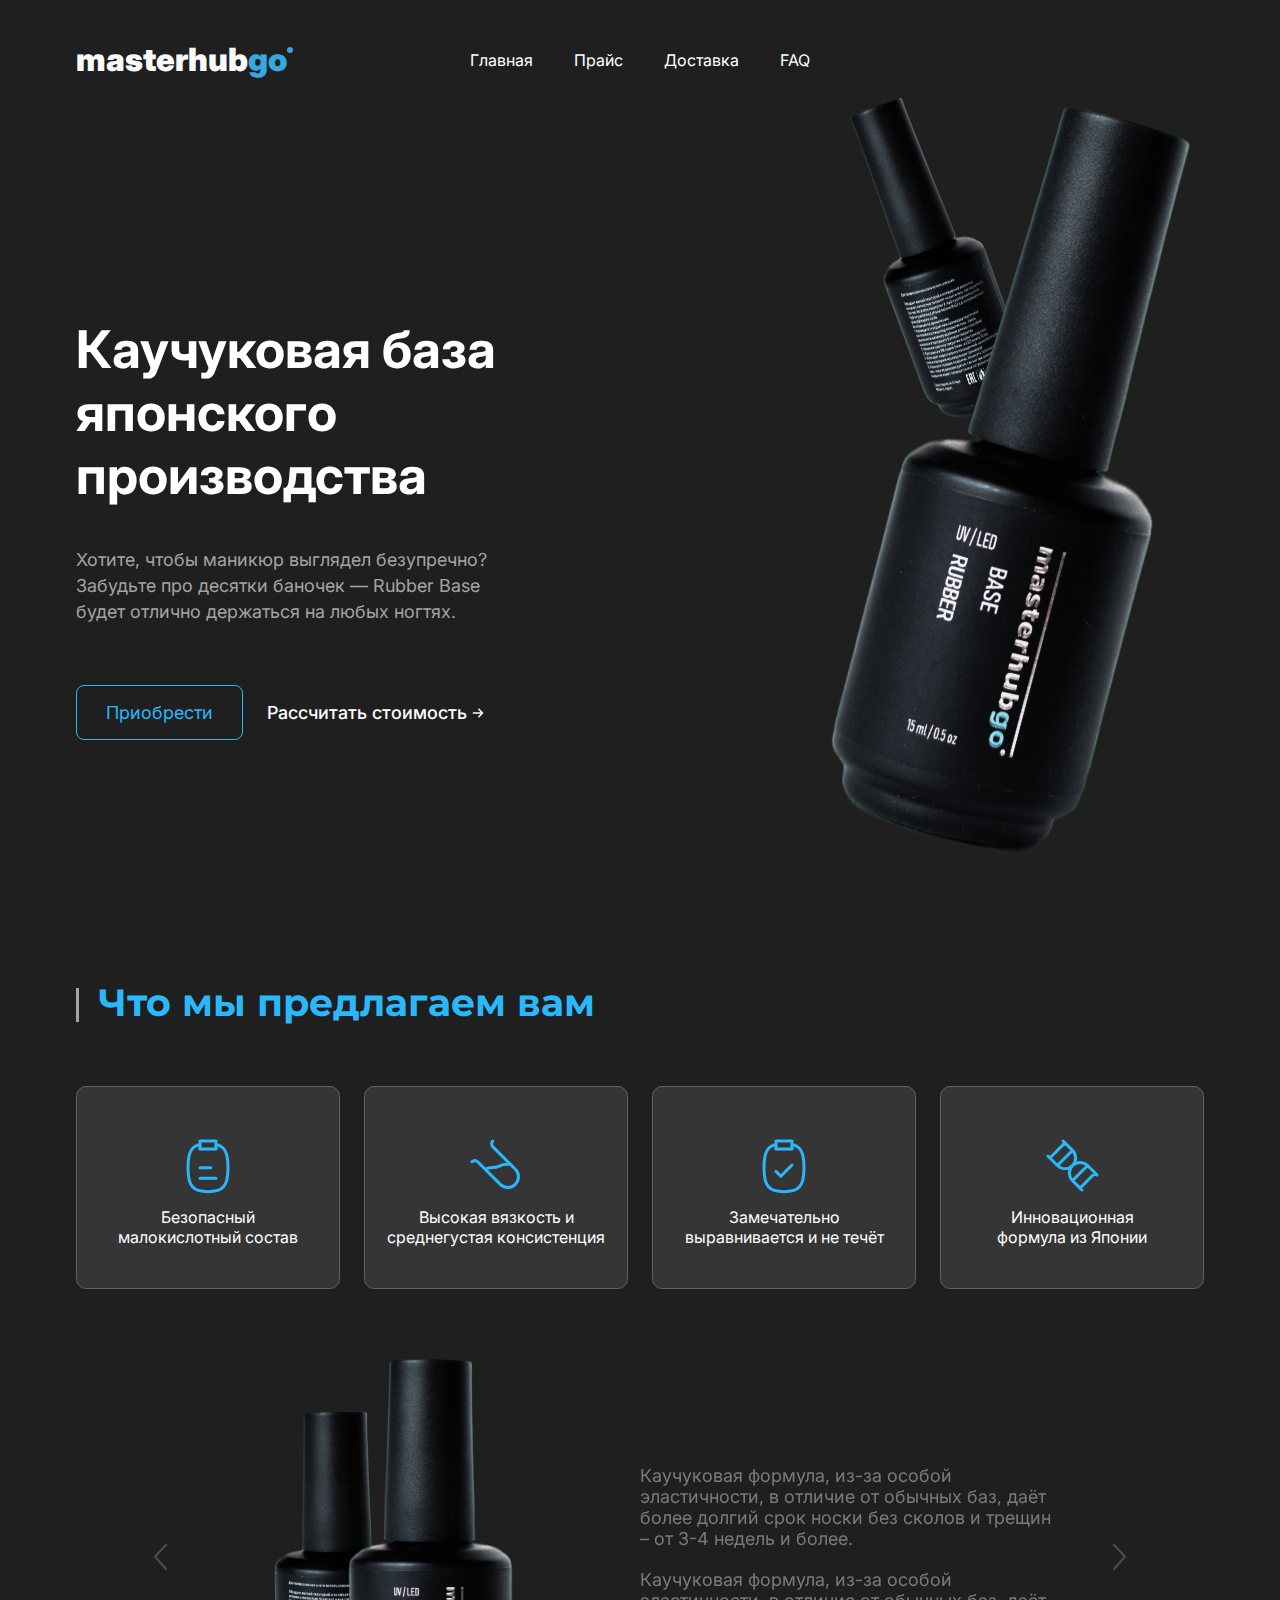
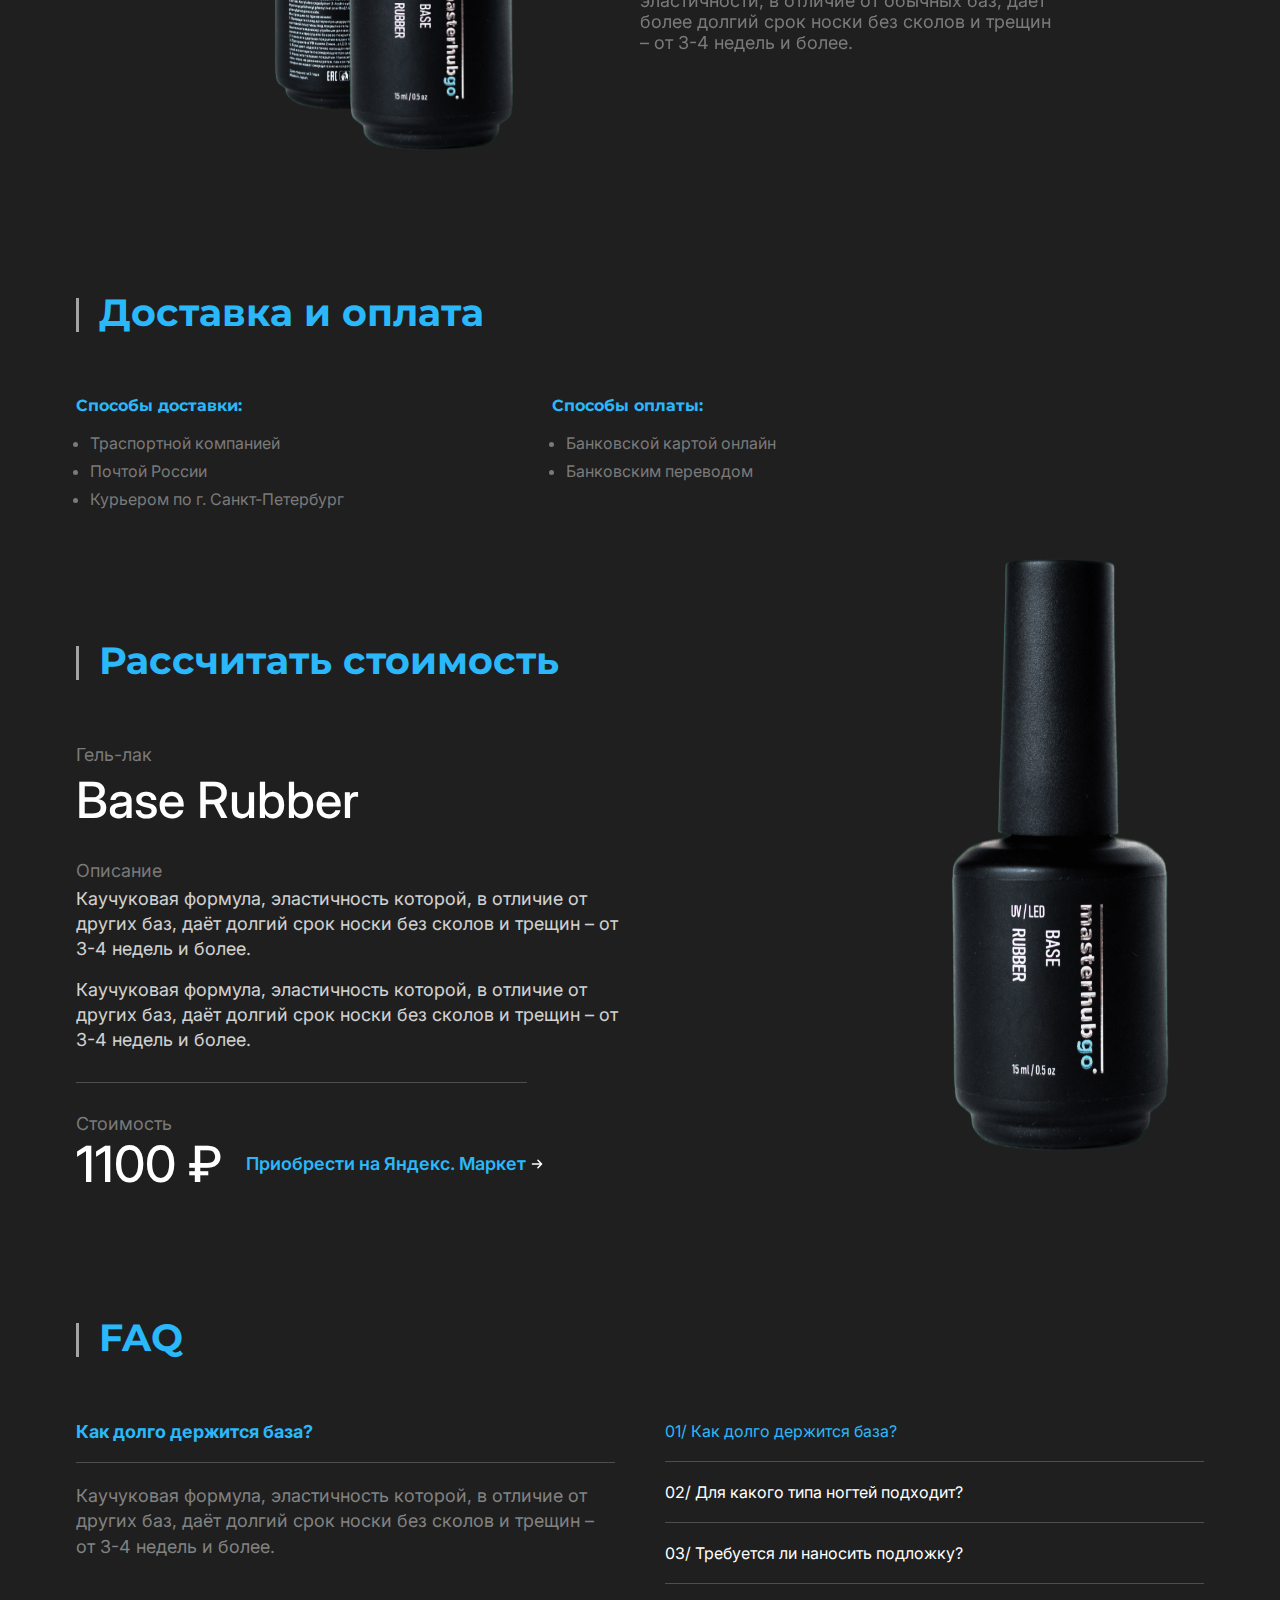
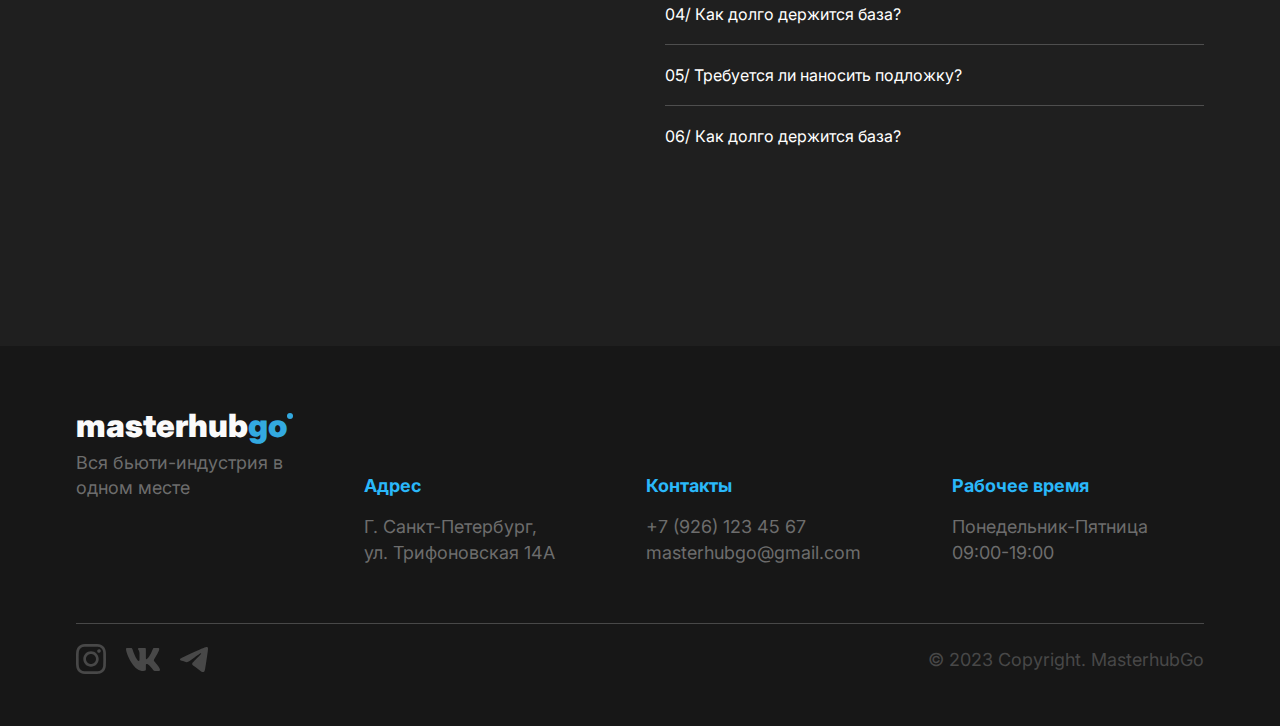
<file: index.html>
<!DOCTYPE html>
<html lang="ru">
  <head>
    <meta charset="UTF-8" />
    <meta name="viewport" content="width=device-width, initial-scale=1.0" />
    <title>Document</title>
    <link rel="stylesheet" href="css/reset.css" />
    <link rel="stylesheet" href="css/hub.css" />
  </head>

  <body>
    <div class="mask">
      <div class="loader"></div>
    </div>
    <section class="layout">
      <div id="preload-01"></div>
      <div id="preload-02"></div>
      <header>
        <a class="logo" href="#">masterhub<span>go</span></a>
        <div class="menu">
          <span></span>
        </div>
        <nav class="top-navigation">
          <ul>
            <li><a href="#main">Главная</a></li>
            <li><a href="#price">Прайс</a></li>
            <li><a href="#delivery">Доставка</a></li>
            <li><a href="#faq">FAQ</a></li>
          </ul>
        </nav>
      </header>
      <div class="main">
        <div>
          <h1>
            Каучуковая база<br />
            <span>японского</span> производства
          </h1>
          <p>
            Хотите, чтобы маникюр выглядел безупречно?<br />
            Забудьте про десятки баночек — Rubber Base <br />будет отлично
            держаться на любых ногтях.
          </p>
          <div class="button-group">
            <button>Приобрести</button>
            <div>
              <a href=""
                ><span>Рассчитать стоимость</span>
                <svg
                  xmlns="http://www.w3.org/2000/svg"
                  width="22"
                  height="22"
                  viewBox="0 0 22 22"
                  fill="none"
                >
                  <path
                    d="M15.5827 11.0002L6.41602 11.0002M15.5827 11.0002L11.916 14.6668M15.5827 11.0002L11.916 7.3335"
                    stroke="currentColor"
                    stroke-width="1.5"
                    stroke-linecap="round"
                    stroke-linejoin="round"
                  /></svg
              ></a>
            </div>
          </div>
        </div>
        <picture class="img">
          <img src="./img/fl2.png" alt="" />
          <img src="./img/fl1.png" alt="" />
        </picture>
      </div>
      <div class="we-offer">
        <h2 class="share-title">Что мы предлагаем вам</h2>
        <section>
          <div class="effect">
            <img src="./img/curved/pinpaper-filled.svg" alt="" />
            <p>
              Безопасный <br />
              малокислотный состав
            </p>
          </div>
          <div class="effect">
            <img src="./img/curved/test-tube.svg" alt="" />
            <p>Высокая вязкость и <br />среднегустая консистенция</p>
          </div>
          <div class="effect">
            <img src="./img/curved/pinpaper-check.svg" alt="" />
            <p>Замечательно <br />выравнивается и не течёт</p>
          </div>
          <div class="effect">
            <img src="./img/curved/dna.svg" alt="" />
            <p>
              Инновационная<br />
              формула из Японии
            </p>
          </div>
        </section>
      </div>
      <div class="choise-product">
        <section>
          <div class="slider">
            <button class="slider-prev">
              <svg
                xmlns="http://www.w3.org/2000/svg"
                width="14"
                height="26"
                viewBox="0 0 14 26"
                fill="none"
              >
                <path
                  d="M13 25L2 12.5862L13 1"
                  stroke="currentColor"
                  stroke-width="2"
                  stroke-linecap="round"
                />
              </svg>
            </button>

            <div class="slider-track">
              <div class="slider-line">
                <div class="slider-item">
                  <div class="img-group">
                    <img src="./img/fl1.png" alt="" />
                    <img src="./img/fl2.png" alt="" />
                  </div>
                  <div class="description">
                    <p>
                      Каучуковая формула, из-за особой эластичности, в отличие
                      от обычных баз, даёт более долгий срок носки без сколов и
                      трещин – от 3-4 недель и более.
                    </p>
                    <p>
                      Каучуковая формула, из-за особой эластичности, в отличие
                      от обычных баз, даёт более долгий срок носки без сколов и
                      трещин – от 3-4 недель и более.
                    </p>
                  </div>
                </div>
                <div class="slider-item">
                  <div class="img-group">
                    <img src="./img/fl2.png" alt="" />
                    <img src="./img/fl1.png" alt="" />
                  </div>
                  <div class="description">
                    <p>
                      Каучуковая формула, из-за особой эластичности, в отличие
                      от обычных баз, даёт более долгий срок носки без сколов и
                      трещин – от 3-4 недель и более.
                    </p>
                    <p>
                      Каучуковая формула, из-за особой эластичности, в отличие
                      от обычных баз, даёт более долгий срок носки без сколов и
                      трещин – от 3-4 недель и более.
                    </p>
                  </div>
                </div>
                <div class="slider-item">
                  <div class="img-group">
                    <img src="./img/fl1.png" alt="" />
                    <img src="./img/fl2.png" alt="" />
                  </div>
                  <div class="description">
                    <p>
                      Каучуковая формула, из-за особой эластичности, в отличие
                      от обычных баз, даёт более долгий срок носки без сколов и
                      трещин – от 3-4 недель и более.
                    </p>
                    <p>
                      Каучуковая формула, из-за особой эластичности, в отличие
                      от обычных баз, даёт более долгий срок носки без сколов и
                      трещин – от 3-4 недель и более.
                    </p>
                  </div>
                </div>
                <div class="slider-item">
                  <div class="img-group">
                    <img src="./img/fl1.png" alt="" />
                    <img src="./img/fl2.png" alt="" />
                  </div>
                  <div class="description">
                    <p>
                      Каучуковая формула, из-за особой эластичности, в отличие
                      от обычных баз, даёт более долгий срок носки без сколов и
                      трещин – от 3-4 недель и более.
                    </p>
                    <p>
                      Каучуковая формула, из-за особой эластичности, в отличие
                      от обычных баз, даёт более долгий срок носки без сколов и
                      трещин – от 3-4 недель и более.
                    </p>
                  </div>
                </div>
              </div>
            </div>
            <button class="slider-next">
              <svg
                xmlns="http://www.w3.org/2000/svg"
                width="14"
                height="26"
                viewBox="0 0 14 26"
                fill="none"
              >
                <path
                  d="M1 25L12 12.5862L1 1"
                  stroke="currentColor"
                  stroke-width="2"
                  stroke-linecap="round"
                />
              </svg>
            </button>
          </div>
        </section>
      </div>
      <div class="delivery-pay">
        <h2 class="share-title">Доставка и оплата</h2>
        <section>
          <ul>
            <li>Способы доставки:</li>
            <li>Траспортной компанией</li>
            <li>Почтой России</li>
            <li>Курьером по г. Санкт-Петербург</li>
          </ul>
          <ul>
            <li>Способы оплаты:</li>
            <li>Банковской картой онлайн</li>
            <li>Банковским переводом</li>
          </ul>
        </section>
      </div>
      <div class="calculate-cost">
        <h2 class="share-title">Рассчитать стоимость</h2>
        <section>
          <div>
            <span>Гель-лак</span>
            <h3>Base Rubber</h3>
            <span>Описание</span>
            <div>
              <p>
                Каучуковая формула, эластичность которой, в отличие от других
                баз, даёт долгий срок носки без сколов и трещин – от 3-4 недель
                и более.
              </p>
              <p>
                Каучуковая формула, эластичность которой, в отличие от других
                баз, даёт долгий срок носки без сколов и трещин – от 3-4 недель
                и более.
              </p>
            </div>
            <div class="line"></div>
            <span>Стоимость</span>
            <div class="cost">
              <span>1100 ₽</span>
              <div>
                <a href="#">Приобрести на Яндекс. Маркет</a>
                <svg
                  xmlns="http://www.w3.org/2000/svg"
                  width="22"
                  height="22"
                  viewBox="0 0 22 22"
                  fill="none"
                >
                  <path
                    d="M15.5827 11.0002L6.41602 11.0002M15.5827 11.0002L11.916 14.6668M15.5827 11.0002L11.916 7.3335"
                    stroke="currentColor"
                    stroke-width="1.5"
                    stroke-linecap="round"
                    stroke-linejoin="round"
                  />
                </svg>
              </div>
            </div>
          </div>
          <img class="flacon-back" src="./img/fl1.png" alt="" />
        </section>
      </div>
      <div class="faq">
        <h2 class="share-title">FAQ</h2>
        <section>
          <div class="left-element">
            <h4>Как долго держится база?</h4>
            <div class="line"></div>
            <p>
              Каучуковая формула, эластичность которой, в отличие от других баз,
              даёт долгий срок носки без сколов и трещин – от 3-4 недель и
              более.
            </p>
          </div>
          <div class="right-element">
            <ul>
              <li class="accordion-active">
                <div>
                  01/ Как долго держится база?
                  <div class="svg">
                    <svg
                      xmlns="http://www.w3.org/2000/svg"
                      width="12"
                      height="8"
                      viewBox="0 0 12 8"
                      fill="none"
                    >
                      <path
                        d="M1 1L6.17241 6L11 1"
                        stroke="currentColor"
                        stroke-width="2"
                        stroke-linecap="round"
                      />
                    </svg>
                  </div>
                </div>
                <p>
                  Каучуковая формула, эластичность которой, в отличие от других
                  баз, даёт долгий срок носки без сколов и трещин – от 3-4
                  недель и более.
                </p>
              </li>
              <div class="line"></div>
              <li>
                <div>
                  02/ Для какого типа ногтей подходит?
                  <div class="svg">
                    <svg
                      xmlns="http://www.w3.org/2000/svg"
                      width="12"
                      height="8"
                      viewBox="0 0 12 8"
                      fill="none"
                    >
                      <path
                        d="M1 1L6.17241 6L11 1"
                        stroke="currentColor"
                        stroke-width="2"
                        stroke-linecap="round"
                      />
                    </svg>
                  </div>
                </div>
                <p>
                  Каучуковая формула, эластичность которой, в отличие от других
                  баз, даёт долгий срок носки без сколов и трещин – от 3-4
                  недель и более.
                </p>
              </li>
              <div class="line"></div>
              <li>
                <div>
                  03/ Требуется ли наносить подложку?
                  <div class="svg">
                    <svg
                      xmlns="http://www.w3.org/2000/svg"
                      width="12"
                      height="8"
                      viewBox="0 0 12 8"
                      fill="none"
                    >
                      <path
                        d="M1 1L6.17241 6L11 1"
                        stroke="currentColor"
                        stroke-width="2"
                        stroke-linecap="round"
                      />
                    </svg>
                  </div>
                </div>
                <p>
                  Каучуковая формула, эластичность которой, в отличие от других
                  баз, даёт долгий срок носки без сколов и трещин – от 3-4
                  недель и более.
                </p>
              </li>
              <div class="line"></div>
              <li>
                <div>
                  04/ Как долго держится база?
                  <div class="svg">
                    <svg
                      xmlns="http://www.w3.org/2000/svg"
                      width="12"
                      height="8"
                      viewBox="0 0 12 8"
                      fill="none"
                    >
                      <path
                        d="M1 1L6.17241 6L11 1"
                        stroke="currentColor"
                        stroke-width="2"
                        stroke-linecap="round"
                      />
                    </svg>
                  </div>
                </div>
                <p>
                  Каучуковая формула, эластичность которой, в отличие от других
                  баз, даёт долгий срок носки без сколов и трещин – от 3-4
                  недель и более.
                </p>
              </li>
              <div class="line"></div>
              <li>
                <div>
                  05/ Требуется ли наносить подложку?
                  <div class="svg">
                    <svg
                      xmlns="http://www.w3.org/2000/svg"
                      width="12"
                      height="8"
                      viewBox="0 0 12 8"
                      fill="none"
                    >
                      <path
                        d="M1 1L6.17241 6L11 1"
                        stroke="currentColor"
                        stroke-width="2"
                        stroke-linecap="round"
                      />
                    </svg>
                  </div>
                </div>
                <p>
                  Каучуковая формула, эластичность которой, в отличие от других
                  баз, даёт долгий срок носки без сколов и трещин – от 3-4
                  недель и более.
                </p>
              </li>
              <div class="line"></div>
              <li>
                <div>
                  06/ Как долго держится база?
                  <div class="svg">
                    <svg
                      xmlns="http://www.w3.org/2000/svg"
                      width="12"
                      height="8"
                      viewBox="0 0 12 8"
                      fill="none"
                    >
                      <path
                        d="M1 1L6.17241 6L11 1"
                        stroke="currentColor"
                        stroke-width="2"
                        stroke-linecap="round"
                      />
                    </svg>
                  </div>
                </div>
                <p>
                  Каучуковая формула, эластичность которой, в отличие от других
                  баз, даёт долгий срок носки без сколов и трещин – от 3-4
                  недель и более.
                </p>
              </li>
            </ul>
          </div>
        </section>
      </div>
    </section>
    <footer>
      <section class="layout">
        <div class="header">
          <div class="logo">
            <a href="#">masterhub<span>go</span></a>
            <p>Вся бьюти-индустрия в одном месте</p>
          </div>
          <div class="contacts">
            <ul>
              <li>
                <h5>Адрес</h5>
                <div>
                  <span>Г. Санкт-Петербург,</span>
                  <span>ул. Трифоновская 14А</span>
                </div>
              </li>
              <li>
                <h5>Контакты</h5>
                <div>
                  <span><a href="tel:+79261234567">+7 (926) 123 45 67</a></span>
                  <span
                    ><a href="mailto:masterhubgo@gmail.com"
                      >masterhubgo@gmail.com</a
                    ></span
                  >
                </div>
              </li>
              <li>
                <h5>Рабочее время</h5>
                <div>
                  <span>Понедельник-Пятница</span>
                  <span>09:00-19:00</span>
                </div>
              </li>
            </ul>
          </div>
        </div>
        <div class="line"></div>
        <div class="bottom">
          <img src="./img/social.svg" alt="" />
          <p>© 2023 Copyright. MasterhubGo</p>
        </div>
      </section>
    </footer>
  </body>
  <script type="text/javascript" src="js/script.js"></script>
</html>
</file>
<file: css/hub.css>
@import "https://fonts.googleapis.com/css2?family=Inter:wght@400;500;600;900&family=Montserrat:wght@700&display=swap";
body {
  background-color: #1f1f1f;
  color: white;
  line-height: normal;
  font-family: "Inter", sans-serif;
}
body .layout {
  width: 1128px;
  margin: 40px auto 0 auto;
}
body.lock {
  overflow: hidden;
}
body > section header {
  display: flex;
  align-items: center;
  width: 100%;
}
body > section header .menu {
  margin-left: auto;
  display: none;
  width: 20px;
  height: 15px;
  position: relative;
  z-index: 11;
  cursor: pointer;
}
body > section header .menu::after, body > section header .menu::before,
body > section header .menu span {
  position: absolute;
  left: 0;
  width: 100%;
  height: 1.5px;
  background-color: #828282;
}
body > section header .menu::before {
  content: "";
  top: 0;
}
body > section header .menu::after {
  content: "";
  bottom: 0;
}
body > section header .menu span {
  top: 50%;
  transform: translateY(-50%);
}
body > section header .logo {
  color: #fafafa;
  font-size: 32px;
  width: 222px;
  font-weight: 900;
  z-index: 11;
}
body > section header .logo span {
  position: relative;
  color: #33a9e0;
}
body > section header .logo span::after {
  content: "";
  background-color: #33a9e0;
  border-radius: 100%;
  width: 6px;
  height: 6px;
  position: absolute;
  top: 7px;
  right: -6px;
}
body > section header.active .top-navigation {
  background-color: #1f1f1f;
  position: fixed;
  width: 100%;
  left: 0;
  top: 0;
  height: 100%;
  z-index: 10;
}
body > section header.active .top-navigation ul {
  padding-top: 120px;
  margin-left: 16px;
  flex-direction: column;
}
body > section header.active .top-navigation ul li {
  margin-bottom: 20px;
}
body > section header.active .menu {
  cursor: pointer;
}
body > section header.active .menu span {
  transition: all 0.5s ease;
  transform: rotate(-45deg);
  top: 0;
}
body > section header.active .menu::before {
  transition: all 0.5s ease;
  transform: rotate(45deg);
}
body > section header.active .menu::after {
  transform: rotate(-45deg);
  display: none;
}
body > section header .top-navigation {
  margin: auto;
  transform: translateX(-111px);
}
body > section header .top-navigation ul {
  width: 340px;
  display: flex;
  justify-content: space-between;
}
body > section header .top-navigation ul li a {
  color: white;
  cursor: pointer;
  transition: color 0.4s ease;
}
body > section header .top-navigation ul li a:hover {
  color: #2ab8fa;
}
body > section .main {
  position: relative;
  display: flex;
  justify-content: space-between;
  height: 900px;
}
body > section .main > div {
  height: -moz-fit-content;
  height: fit-content;
  margin: auto 0;
  width: 50%;
}
body > section .main h1 {
  font-size: 52px;
  font-weight: 700;
  margin-bottom: 40px;
}
body > section .main > span {
  color: #33a9e0;
}
body > section .main p {
  color: #a4a4a4;
  font-size: 18px;
  font-weight: 400;
  line-height: 145%;
  margin-bottom: 60px;
}
body > section .main .button-group {
  font-size: 18px;
  font-weight: 500;
  display: flex;
  align-items: center;
}
body > section .main .button-group button {
  border-radius: 8px;
  color: #2ab8fa;
  padding: 16px 29px;
  border: 1px solid #2ab8fa;
  transition: transform 0.3s ease;
}
body > section .main .button-group button:hover {
  transform: scale(1.05);
  background: white;
  border: 1px solid transparent;
  color: #171717;
}
body > section .main .button-group > div {
  margin-left: 24px;
  position: relative;
  cursor: pointer;
}
body > section .main .button-group > div a {
  display: flex;
}
body > section .main .button-group > div a span,
body > section .main .button-group > div a svg {
  color: white;
  transition: color 0.4s ease;
}
body > section .main .button-group > div a:hover span,
body > section .main .button-group > div a:hover svg {
  color: #2ab8fa;
}
body > section .main .img {
  position: absolute;
  overflow: hidden;
  right: 0;
  width: 400px;
  height: 900px;
}
body > section .main .img img {
  position: absolute;
}
body > section .main .img img:first-child {
  position: absolute;
  right: 200px;
  width: 156px;
  height: 360px;
  transform: rotateZ(-20deg);
}
body > section .main .img img:last-child {
  position: absolute;
  right: 0;
  width: 350px;
  height: 817px;
  transform: rotateZ(15deg);
}
body > section .we-offer section {
  display: flex;
  justify-content: space-between;
  margin-top: 60px;
}
body > section .we-offer section .effect {
  border: 1px solid #626262;
  border-radius: 10px;
  width: 264px;
  height: 203px;
  background-color: rgba(255, 255, 255, 0.1);
}
body > section .we-offer section .effect img {
  display: block;
  margin: 46px auto 10px auto;
}
body > section .we-offer section .effect p {
  text-align: center;
}
body > section .delivery-pay {
  margin-top: 80px;
}
body > section .delivery-pay section {
  margin: 60px 0 120px 0;
  max-width: 700px;
  display: flex;
  justify-content: space-between;
}
body > section .delivery-pay section ul li {
  margin-left: 14px;
  list-style-type: disc;
  color: #7a7a7a;
  margin-bottom: 8px;
}
body > section .delivery-pay section ul li:first-child {
  font-family: "Montserrat", sans-serif;
  font-weight: 700;
  margin-bottom: 18px;
  margin-left: 0;
  color: #2ab8fa;
  list-style-type: none;
}
body > section .choise-product section {
  max-width: 1000px;
  margin: auto;
  margin-top: 20px;
}
body > section .choise-product section .slider {
  display: flex;
  overflow: hidden;
  -webkit-user-select: none;
     -moz-user-select: none;
          user-select: none;
  touch-action: pan-y;
}
body > section .choise-product section .slider button {
  height: -moz-fit-content;
  height: fit-content;
  margin: auto;
  flex-basis: 40px;
  flex-grow: 0;
  flex-shrink: 0;
}
body > section .choise-product section .slider button svg {
  color: #4e4e4e;
}
body > section .choise-product section .slider button svg:hover {
  opacity: 0.6;
}
body > section .choise-product section .slider .slider-track {
  width: calc(100% - 80px);
  overflow: hidden;
}
body > section .choise-product section .slider .slider-track.grab {
  cursor: grab;
}
body > section .choise-product section .slider .slider-track.grabbing {
  cursor: grabbing;
}
body > section .choise-product section .slider .slider-line {
  display: flex;
  width: 100%;
  scrollbar-width: none;
  transform: translateX(0);
  will-change: transform;
  transition: transform 0.3s ease-out;
  cursor: grab;
}
body > section .choise-product section .slider .slider-item {
  transform: translateX(0px);
  display: flex;
  align-items: center;
  flex: none;
  width: 100%;
  padding: 0 40px;
  transition: transform 1s ease;
  margin-right: 40px;
}
body > section .choise-product section .slider .slider-item .img-group {
  position: relative;
  height: 500px;
  width: 50%;
  display: flex;
  align-items: center;
}
body > section .choise-product section .slider .slider-item .img-group img:first-child {
  position: absolute;
  display: block;
  max-width: 220px;
  max-height: 550px;
  width: auto;
  height: auto;
  left: 100px;
  z-index: 2;
}
body > section .choise-product section .slider .slider-item .img-group img:last-child {
  position: absolute;
  display: block;
  max-width: 180px;
  max-height: 478px;
  width: auto;
  height: auto;
  left: 20px;
}
body > section .choise-product section .slider .slider-item p {
  color: #7a7a7a;
  font-size: 18px;
  font-weight: 400;
}
body > section .choise-product section .slider .slider-item p:last-child {
  margin-top: 20px;
}
body > section .choise-product section .slider .slider-item .description {
  width: 50%;
  margin-left: auto;
}
body > section .calculate-cost {
  position: relative;
}
body > section .calculate-cost section {
  margin-top: 60px;
}
body > section .calculate-cost section > div > span {
  color: #7a7a7a;
  font-size: 18px;
  font-weight: 400;
}
body > section .calculate-cost section h3 {
  font-size: 50px;
  font-weight: 500;
  margin: 5px 0 30px;
}
body > section .calculate-cost section > div p {
  width: 50%;
  font-size: 18px;
  font-weight: 400;
  line-height: 140%;
  opacity: 0.8;
}
body > section .calculate-cost section > div p:first-child {
  margin: 5px 0 15px 0;
}
body > section .calculate-cost section > div p:last-child {
  margin: 15px 0 30px 0;
}
body > section .calculate-cost section .line {
  width: 40%;
  height: 1px;
  background-color: #4e4e4e;
  margin: 30px 0 30px 0;
}
body > section .calculate-cost section .cost {
  display: flex;
  align-items: center;
}
body > section .calculate-cost section .cost span {
  font-size: 50px;
  font-weight: 500;
}
body > section .calculate-cost section .cost a {
  color: #2ab8fa;
  font-size: 18px;
  font-weight: 600;
  margin-left: 24px;
}
body > section .calculate-cost section .cost div {
  display: flex;
}
body > section .calculate-cost section .flacon-back {
  position: absolute;
  top: -100px;
  width: 290px;
  height: 650px;
  right: 0;
}
body > section .faq {
  margin: 120px 0 200px 0;
}
body > section .faq section {
  margin-top: 60px;
  display: flex;
}
body > section .faq section > div {
  width: 50%;
}
body > section .faq section .line {
  width: 100%;
  height: 1px;
  background-color: #4e4e4e;
  margin: 20px 0;
}
body > section .faq section .left-element {
  margin-right: 50px;
}
body > section .faq section .left-element h4 {
  color: #2ab8fa;
  font-size: 18px;
  font-weight: 700;
  margin-bottom: 20px;
}
body > section .faq section .left-element p {
  color: #828282;
  font-size: 18px;
  font-weight: 400;
  line-height: 140%;
}
body > section .faq section .right-element p {
  display: none;
}
body > section .faq section .right-element .svg {
  display: none;
  color: #4e4e4e;
}
body > section .faq section .right-element .accordion-active {
  color: #2ab8fa;
  font-weight: 400;
}
body > section .faq section .right-element ul li > div {
  cursor: pointer;
  transition: all 0.4s ease;
}
body > section .faq section .right-element ul li > div:hover {
  color: #2ab8fa;
}
body footer {
  background-color: #171717;
}
body footer section {
  padding: 60px 0 52px 0;
}
body footer section .header {
  display: flex;
}
body footer section .header .logo a {
  color: #fafafa;
  font-size: 32px;
  width: 222px;
  font-weight: 900;
}
body footer section .header .logo a span {
  position: relative;
  color: #33a9e0;
}
body footer section .header .logo a span::after {
  content: "";
  background-color: #33a9e0;
  border-radius: 100%;
  width: 6px;
  height: 6px;
  position: absolute;
  top: 7px;
  right: -6px;
}
body footer section .header .logo p {
  margin-top: 5px;
  color: #6d6d6d;
  font-size: 18px;
  font-weight: 400;
  line-height: 140%;
}
body footer section .header .contacts {
  margin-top: 39px;
  width: 100%;
}
body footer section .header .contacts ul {
  display: flex;
  justify-content: space-around;
  flex-wrap: wrap;
}
body footer section .header .contacts ul li {
  margin-top: 30px;
  margin-right: 20px;
}
body footer section .header .contacts ul li h5 {
  margin-bottom: 20px;
  color: #2ab8fa;
  font-size: 18px;
  font-weight: 700;
}
body footer section .header .contacts ul li span {
  display: block;
  color: #6d6d6d;
  font-size: 18px;
  font-weight: 400;
}
body footer section .header .contacts ul li span:last-child {
  margin-top: 5px;
}
body footer section .header .contacts ul li a {
  color: #6d6d6d;
  transition: color 0.4s ease;
}
body footer section .header .contacts ul li a:hover {
  color: #2ab8fa;
}
body footer section .line {
  margin: 60px 0 20px 0;
}
body footer section .bottom {
  display: flex;
  justify-content: space-between;
  align-items: center;
}
body footer section .bottom p {
  color: #484848;
  font-size: 18px;
  font-weight: 400;
  line-height: 140%;
}
body .line {
  height: 1px;
  width: 100%;
  background-color: #484848;
}
body .share-title {
  font-family: "Montserrat", sans-serif;
  padding-left: 23px;
  color: #2ab8fa;
  font-size: 38px;
  font-weight: 700;
  position: relative;
}
body .share-title::after {
  content: "";
  width: 3px;
  height: 34px;
  position: absolute;
  background-color: #a4a4a4;
  left: 0;
  bottom: 4px;
}
body .mask {
  width: 100%;
  height: 100%;
  background-color: #1f1f1f;
  position: fixed;
  top: 0;
  z-index: 100;
  transition: opacity 0.5s;
  display: flex;
  justify-content: center;
  align-items: center;
}
body .mask .loader {
  width: 75px;
  height: 75px;
  border: 10px solid wheat;
  border-radius: 50%;
  border-left-color: #33a9e0;
  animation: loader 1.3s infinite;
}
@keyframes loader {
  100% {
    transform: rotate(360deg);
  }
}

@media screen and (max-width: 1200px) {
  body .layout {
    width: auto;
    margin: 40px 36px 0 36px;
  }
  body > section .we-offer section .effect {
    width: 23%;
  }
}
@media screen and (max-width: 1000px) {
  body section header .top-navigation {
    margin: 0 0 0 auto;
    transform: none;
  }
  body footer section .header {
    flex-direction: column;
  }
  body footer section .header .contacts ul {
    justify-content: space-between;
  }
}
@media screen and (max-width: 900px) {
  body section .main {
    margin-top: 50px;
    flex-direction: column;
    height: auto;
  }
  body section .main > div {
    width: 100%;
    margin-bottom: 50px;
  }
  body section .main > div br {
    display: none;
  }
  body section .main .img {
    position: relative;
    margin: auto;
  }
  body section .calculate-cost section .cost {
    width: -moz-fit-content;
    width: fit-content;
    align-items: baseline;
    flex-direction: column;
  }
  body section .calculate-cost section .cost > div a {
    margin-left: 0;
  }
  body section .choise-product section .slider .slider-item {
    padding: 0;
  }
}
@media screen and (max-width: 700px) {
  body > section header .menu {
    display: block;
  }
  body > section header .logo {
    font-size: 20px;
  }
  body > section header .top-navigation {
    display: none;
  }
  body > section header .top-navigation.active {
    display: block;
  }
  body > section header.active {
    position: fixed;
    width: 100%;
    height: 100%;
    left: 0;
    align-items: baseline;
    z-index: 15;
    top: 0;
    padding: 50px 16px 16px 16px;
  }
  body > section header.active .top-navigation {
    overflow: auto;
    display: block;
  }
  body > section header.active .menu {
    transform: translateY(8px);
  }
  body > section .main h1 {
    font-size: 24px;
  }
  body > section .main p {
    font-size: 15px;
    margin-bottom: 30px;
  }
  body > section .main .button-group {
    font-size: 15px;
  }
  body > section .main .img {
    height: 400px;
    width: 100%;
  }
  body > section .main .img img:first-child {
    display: block;
    max-width: 94px;
    max-height: 217px;
    width: auto;
    height: auto;
    right: calc(50% + 50px);
    top: 20px;
    transform: translateX(50%) rotate(-20deg);
  }
  body > section .main .img img:last-child {
    display: block;
    max-width: 164px;
    max-height: 395px;
    width: auto;
    height: auto;
    right: 50%;
    transform: translateX(50%) rotate(15deg);
  }
  body > section .calculate-cost section > div p {
    width: 100%;
  }
  body > section .calculate-cost section .flacon-back {
    display: none;
  }
  body > section .we-offer section {
    margin-top: 10px;
    flex-direction: column;
    align-items: center;
  }
  body > section .we-offer section .effect {
    background-color: transparent;
    border: none;
    height: auto;
    width: 100%;
    margin-top: 30px;
  }
  body > section .we-offer section .effect img {
    margin-top: 0;
  }
  body > section .choise-product section .slider .slider-item p {
    font-size: 15px;
  }
  body > section .choise-product section .slider button {
    margin-top: 140px;
  }
  body > section .choise-product section .slider .slider-item {
    flex-direction: column;
  }
  body > section .choise-product section .slider .slider-item .img-group {
    width: 100%;
    text-align: center;
    height: 300px;
  }
  body > section .choise-product section .slider .slider-item .img-group img:first-child {
    position: static;
    margin: auto;
    transform: translateX(15%);
    max-width: 128px;
    max-height: 309px;
  }
  body > section .choise-product section .slider .slider-item .img-group img:last-child {
    left: calc(50% - 90px);
    max-width: 110px;
    max-height: 264px;
  }
  body > section .choise-product section .slider .slider-item .description {
    width: 100%;
  }
  body > section .share-title {
    padding-left: 10px;
    font-size: 20px;
  }
  body > section .share-title::after {
    height: 24px;
    top: 0px;
  }
  body > section .delivery-pay section {
    margin: 40px 0 80px 0;
  }
  body > section .delivery-pay section ul {
    font-size: 15px;
  }
  body > section .calculate-cost section {
    margin-top: 40px;
  }
  body > section .calculate-cost section > div span {
    font-size: 16px;
  }
  body > section .calculate-cost section > div h3 {
    font-size: 24px;
    margin-top: 10px;
  }
  body > section .calculate-cost section > div p {
    font-size: 15px;
  }
  body > section .calculate-cost section > div .cost span {
    font-size: 24px;
    margin: 10px 0;
  }
  body > section .calculate-cost section > div .cost a {
    font-size: 15px;
  }
  body > section .calculate-cost section > div .cost svg {
    color: #2ab8fa;
  }
  body > section .faq {
    margin-top: 80px;
  }
  body > section .faq section .left-element {
    display: none;
  }
  body > section .faq section .right-element {
    width: 100%;
  }
  body > section .faq section .right-element p {
    display: block;
    overflow: hidden;
    max-height: 0;
    color: #828282;
    font-size: 15px;
    font-weight: 400;
    line-height: 140%;
    margin: 20px 0;
    transition: all 0.5s ease;
  }
  body > section .faq section .right-element ul li {
    transition: all 1s ease;
  }
  body > section .faq section .right-element ul li > div {
    display: flex;
    justify-content: space-between;
  }
  body > section .faq section .right-element ul li > div .svg {
    display: block;
    transition: all 1s ease;
  }
  body > section .faq section .right-element ul li.accordion-active div .svg {
    transform: rotate(180deg) !important;
    color: #2ab8fa;
  }
  body > section.layout {
    margin: 50px 16px 16px 16px;
  }
  body footer section .header .logo p {
    font-size: 15px;
  }
  body footer section .header .contacts ul li h5,
  body footer section .header .contacts ul li span {
    font-size: 15px;
  }
  body footer section .bottom p {
    font-size: 15px;
  }
}
@media screen and (max-width: 500px) {
  body > section .delivery-pay section {
    flex-direction: column;
  }
  body > section .delivery-pay section ul:last-child {
    margin-top: 40px;
  }
  body footer section .bottom {
    align-items: flex-start;
    flex-direction: column;
  }
  body footer section .bottom p {
    margin-top: 40px;
  }
}/*# sourceMappingURL=hub.css.map */
</file>
